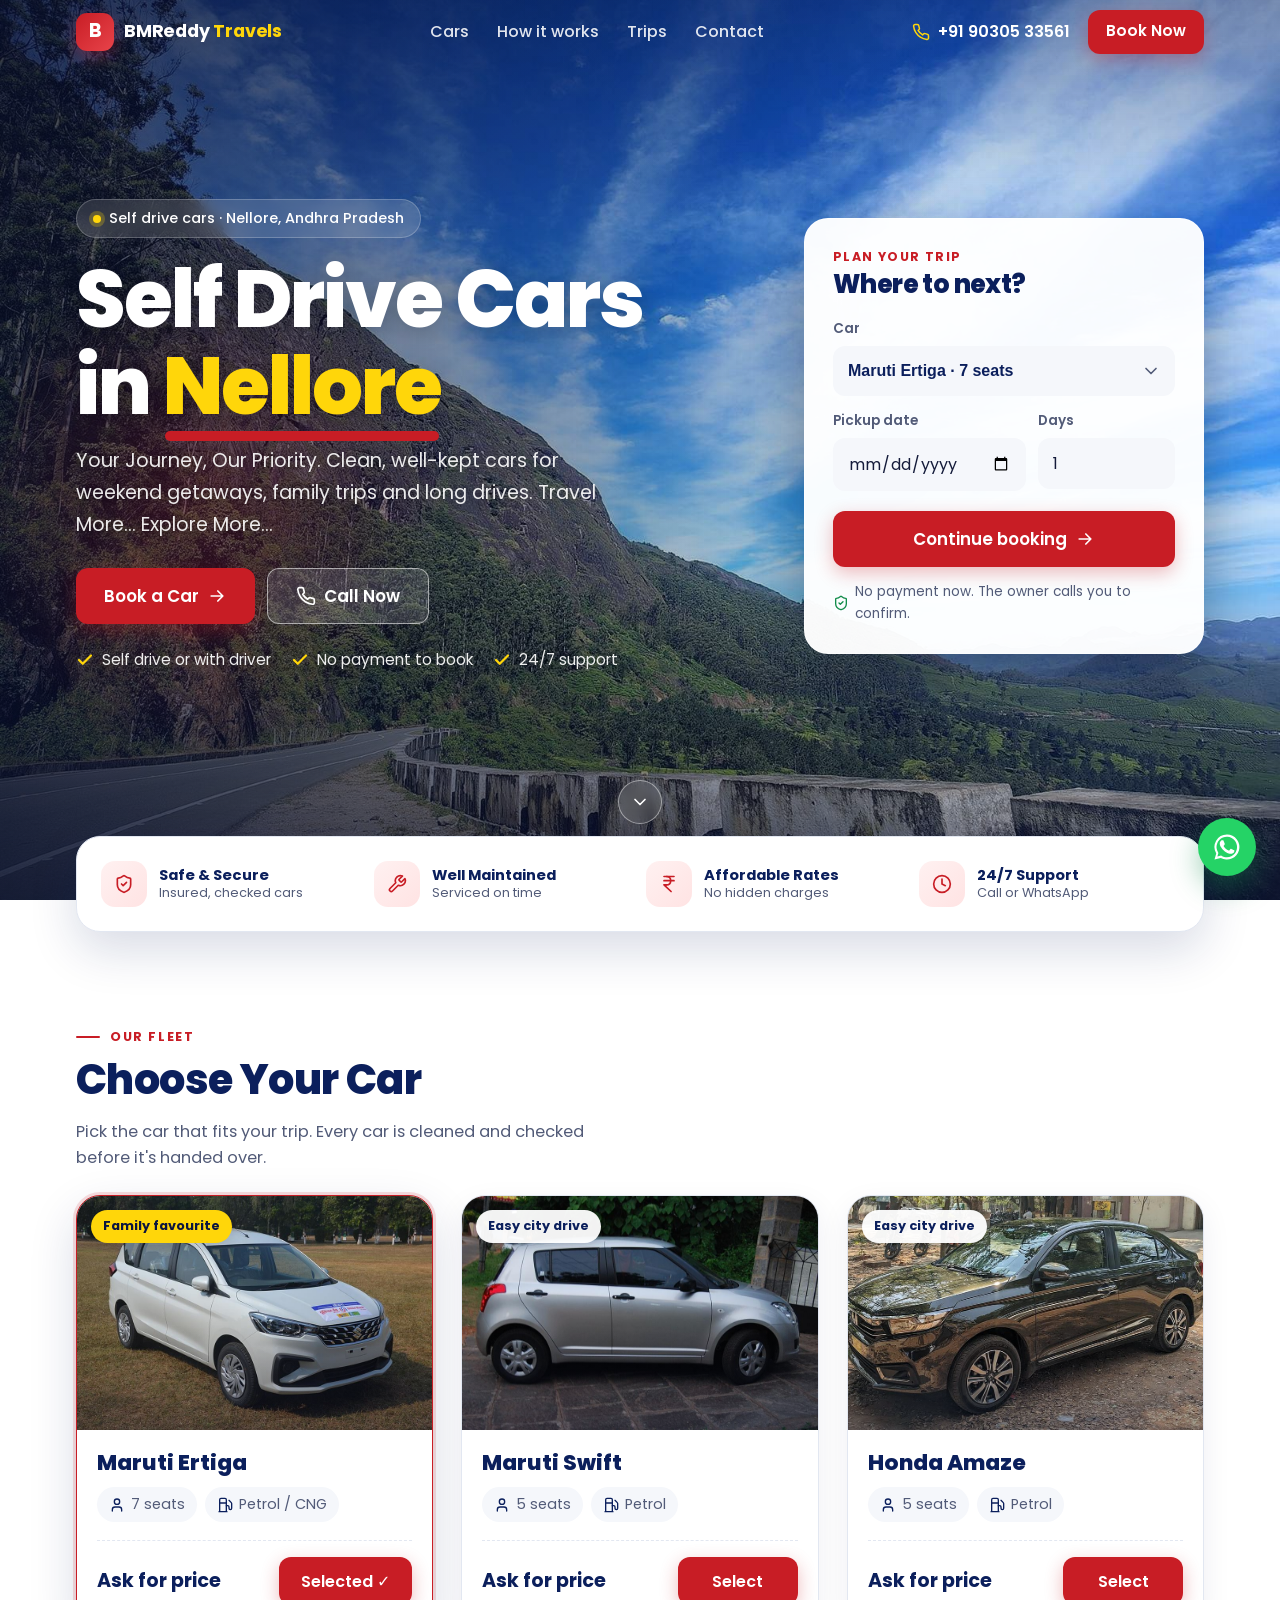
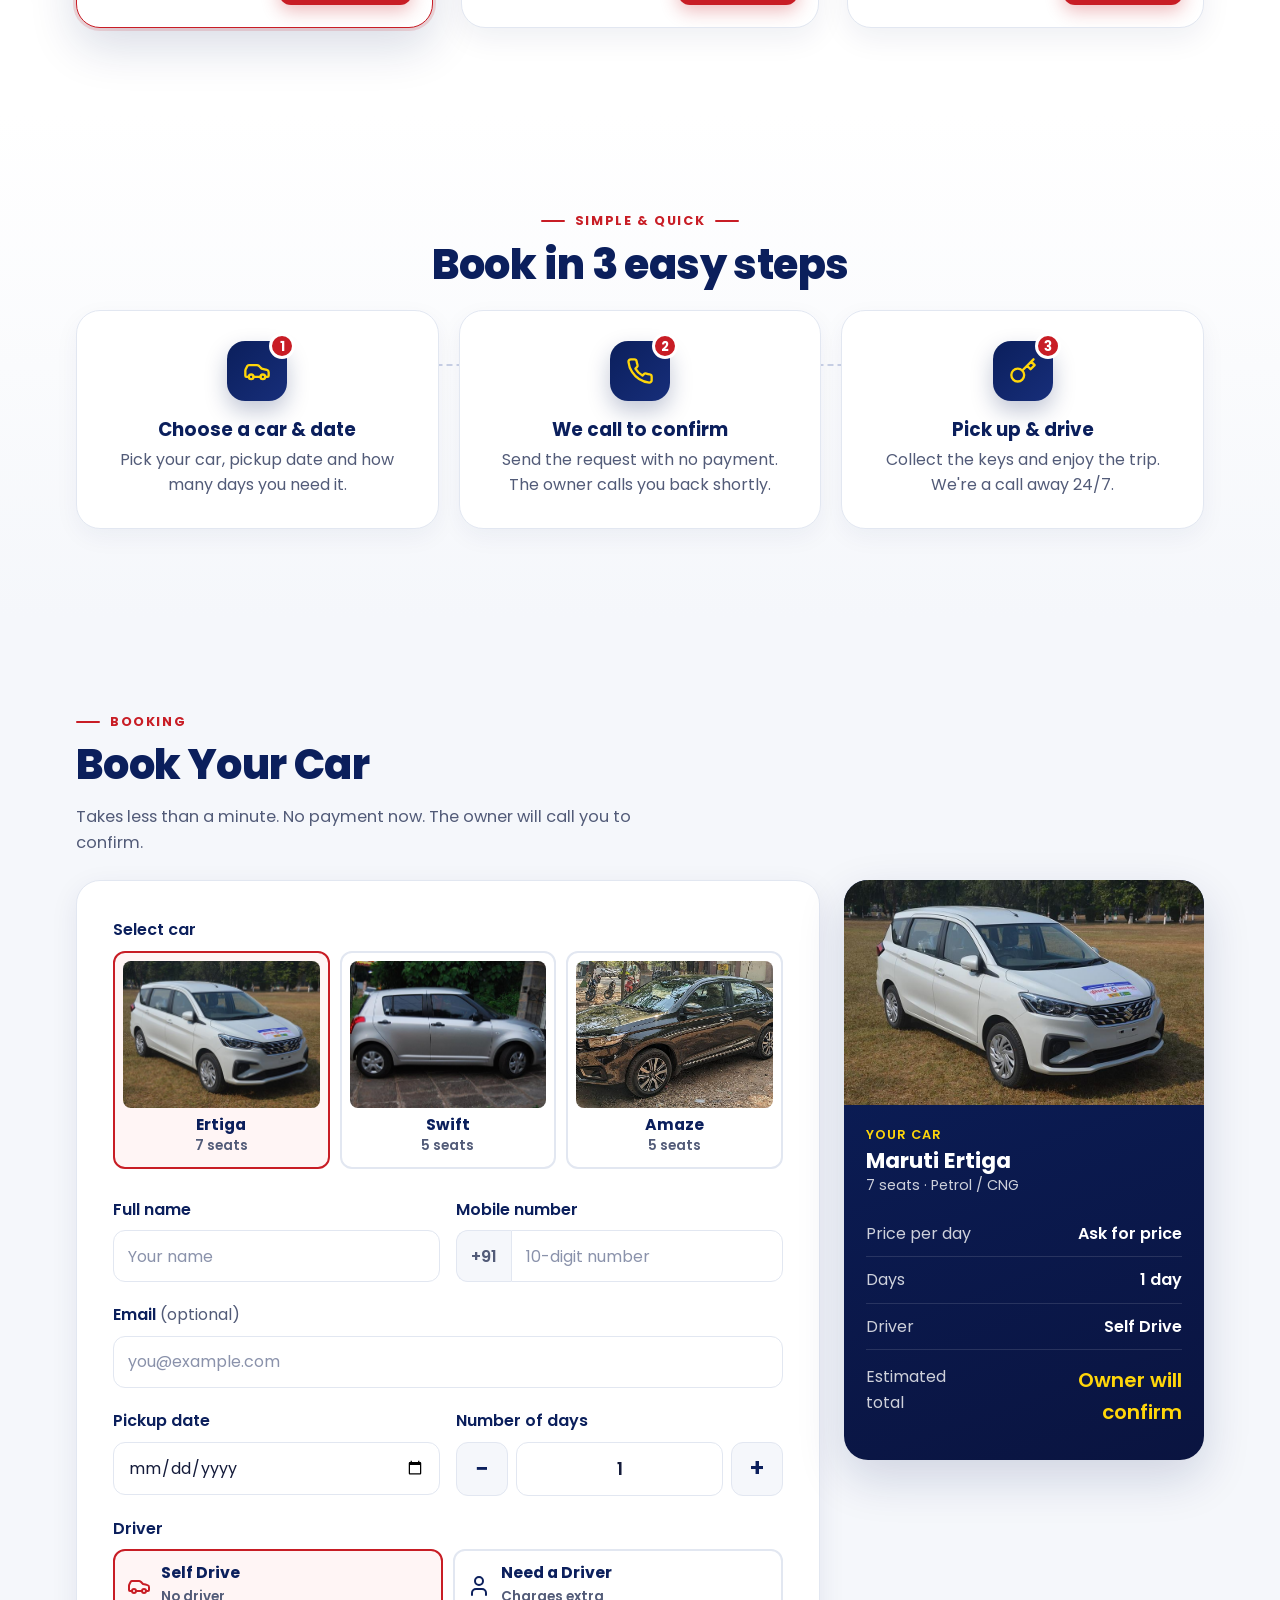
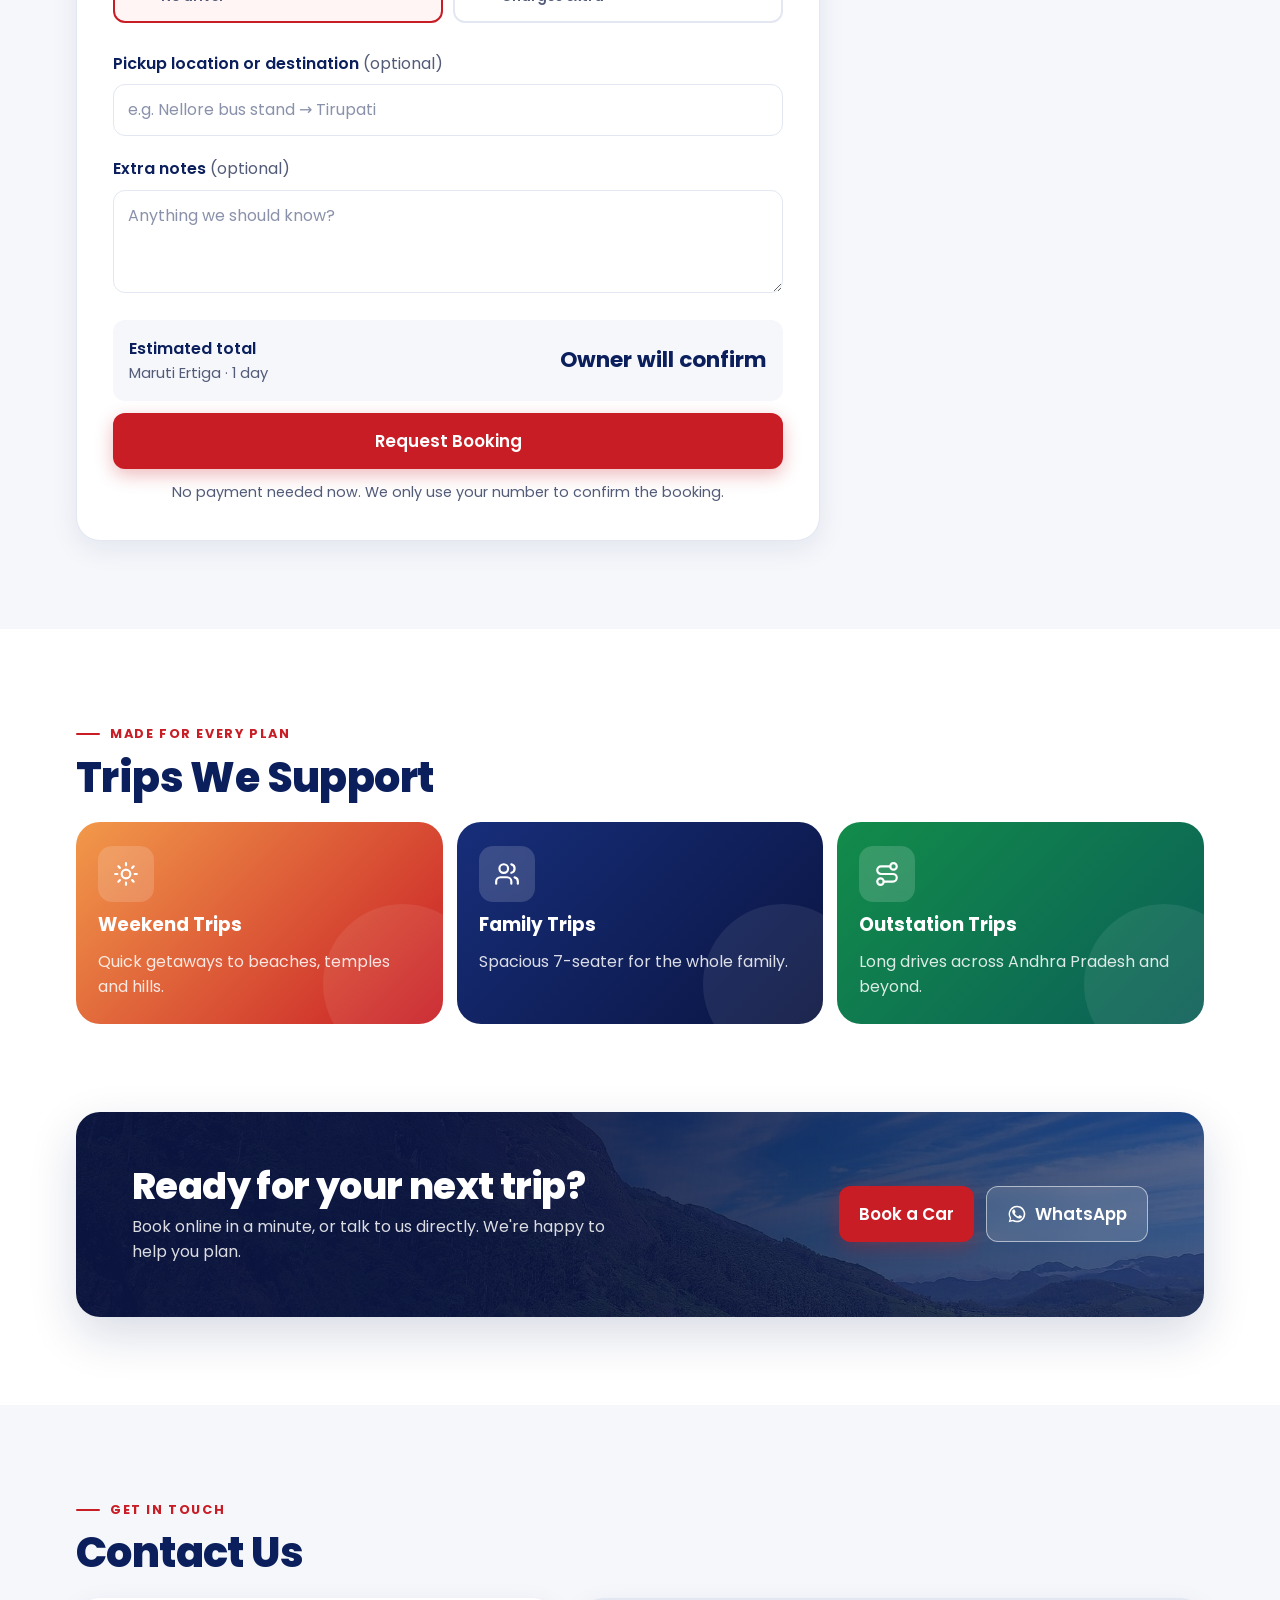
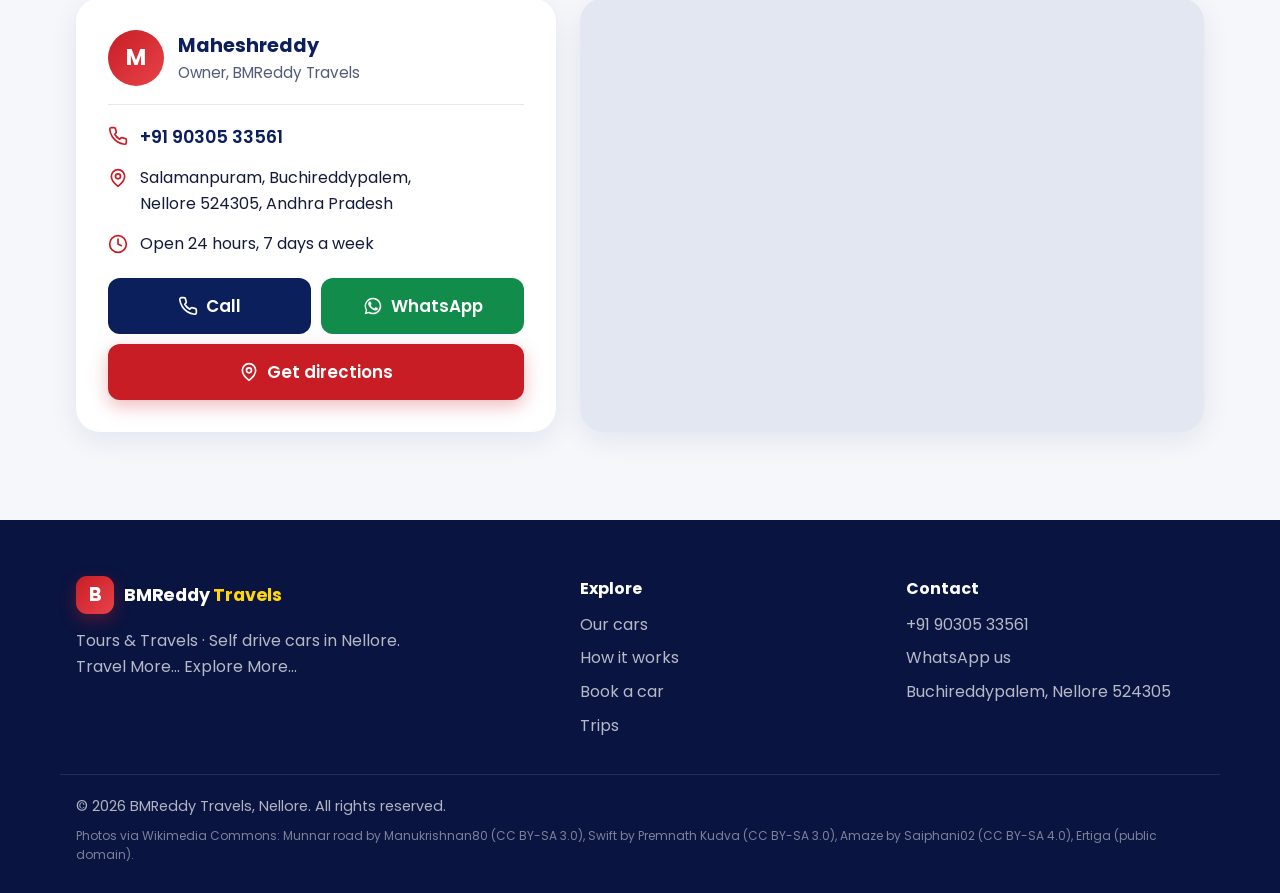
<file: index.html>
<!DOCTYPE html>
<html lang="en">
<head>
  <meta charset="UTF-8" />
  <meta name="viewport" content="width=device-width, initial-scale=1.0, viewport-fit=cover" />
  <title>BMReddy Travels – Self Drive Cars in Nellore</title>
  <meta name="description" content="Self drive car rental in Nellore, Andhra Pradesh. Maruti Ertiga, Maruti Swift and Honda Amaze. Book online in a minute. Your Journey, Our Priority." />
  <meta name="theme-color" content="#0B1F5C" />
  <link rel="preload" as="image" href="images/hero.jpg" />
  <link rel="preconnect" href="https://fonts.googleapis.com" />
  <link rel="preconnect" href="https://fonts.gstatic.com" crossorigin />
  <link href="https://fonts.googleapis.com/css2?family=Poppins:wght@400;500;600;700;800&display=swap" rel="stylesheet" />
  <link rel="stylesheet" href="style.css" />
  <link rel="stylesheet" href="home.css" />
  <script>document.documentElement.classList.add("js");</script>
</head>
<body class="home">

  <!-- Icon set (used below with <use href="#i-name">) -->
  <svg width="0" height="0" style="position:absolute" aria-hidden="true">
    <defs>
      <symbol id="i-shield" viewBox="0 0 24 24"><path d="M20 13c0 5-3.5 7.5-7.66 8.95a1 1 0 0 1-.67-.01C7.5 20.5 4 18 4 13V6a1 1 0 0 1 1-1c2 0 4.5-1.2 6.24-2.72a1.17 1.17 0 0 1 1.52 0C14.51 3.81 17 5 19 5a1 1 0 0 1 1 1z"/><path d="m9 12 2 2 4-4"/></symbol>
      <symbol id="i-wrench" viewBox="0 0 24 24"><path d="M14.7 6.3a1 1 0 0 0 0 1.4l1.6 1.6a1 1 0 0 0 1.4 0l3.77-3.77a6 6 0 0 1-7.94 7.94l-6.91 6.91a2.12 2.12 0 0 1-3-3l6.91-6.91a6 6 0 0 1 7.94-7.94l-3.76 3.76z"/></symbol>
      <symbol id="i-rupee" viewBox="0 0 24 24"><path d="M6 3h12M6 8h12M6 13l8.5 8M6 13h3"/><path d="M9 13c6.667 0 6.667-10 0-10"/></symbol>
      <symbol id="i-clock" viewBox="0 0 24 24"><circle cx="12" cy="12" r="10"/><path d="M12 6v6l4 2"/></symbol>
      <symbol id="i-phone" viewBox="0 0 24 24"><path d="M22 16.92v3a2 2 0 0 1-2.18 2 19.79 19.79 0 0 1-8.63-3.07 19.5 19.5 0 0 1-6-6 19.79 19.79 0 0 1-3.07-8.67A2 2 0 0 1 4.11 2h3a2 2 0 0 1 2 1.72c.13.96.36 1.9.7 2.81a2 2 0 0 1-.45 2.11L8.09 9.91a16 16 0 0 0 6 6l1.27-1.27a2 2 0 0 1 2.11-.45c.91.34 1.85.57 2.81.7A2 2 0 0 1 22 16.92z"/></symbol>
      <symbol id="i-user" viewBox="0 0 24 24"><path d="M19 21v-2a4 4 0 0 0-4-4H9a4 4 0 0 0-4 4v2"/><circle cx="12" cy="7" r="4"/></symbol>
      <symbol id="i-users" viewBox="0 0 24 24"><path d="M16 21v-2a4 4 0 0 0-4-4H6a4 4 0 0 0-4 4v2"/><circle cx="9" cy="7" r="4"/><path d="M22 21v-2a4 4 0 0 0-3-3.87M16 3.13a4 4 0 0 1 0 7.75"/></symbol>
      <symbol id="i-fuel" viewBox="0 0 24 24"><path d="M3 22h12M4 9h10M14 22V4a2 2 0 0 0-2-2H6a2 2 0 0 0-2 2v18"/><path d="M14 13h2a2 2 0 0 1 2 2v2a2 2 0 0 0 4 0V9.83a2 2 0 0 0-.59-1.42L18 5"/></symbol>
      <symbol id="i-calendar" viewBox="0 0 24 24"><rect x="3" y="4" width="18" height="18" rx="2"/><path d="M16 2v4M8 2v4M3 10h18"/></symbol>
      <symbol id="i-route" viewBox="0 0 24 24"><circle cx="6" cy="19" r="3"/><path d="M9 19h8.5a3.5 3.5 0 0 0 0-7h-11a3.5 3.5 0 0 1 0-7H15"/><circle cx="18" cy="5" r="3"/></symbol>
      <symbol id="i-pin" viewBox="0 0 24 24"><path d="M20 10c0 6-8 12-8 12s-8-6-8-12a8 8 0 0 1 16 0Z"/><circle cx="12" cy="10" r="3"/></symbol>
      <symbol id="i-car" viewBox="0 0 24 24"><path d="M19 17h2c.6 0 1-.4 1-1v-3c0-.9-.7-1.7-1.5-1.9C18.7 10.6 16 10 16 10s-1.3-1.4-2.2-2.3c-.5-.4-1.1-.7-1.8-.7H5c-.6 0-1.1.4-1.4.9l-1.4 2.9A3.7 3.7 0 0 0 2 12v4c0 .6.4 1 1 1h2"/><circle cx="7" cy="17" r="2"/><path d="M9 17h6"/><circle cx="17" cy="17" r="2"/></symbol>
      <symbol id="i-check" viewBox="0 0 24 24"><path d="M20 6 9 17l-5-5"/></symbol>
      <symbol id="i-alert" viewBox="0 0 24 24"><circle cx="12" cy="12" r="10"/><path d="M12 8v4M12 16h.01"/></symbol>
      <symbol id="i-arrow" viewBox="0 0 24 24"><path d="M5 12h14M13 6l6 6-6 6"/></symbol>
      <symbol id="i-down" viewBox="0 0 24 24"><path d="m6 9 6 6 6-6"/></symbol>
      <symbol id="i-key" viewBox="0 0 24 24"><circle cx="7.5" cy="15.5" r="5.5"/><path d="m21 2-9.6 9.6M15.5 7.5l3 3L22 7l-3-3"/></symbol>
      <symbol id="i-sun" viewBox="0 0 24 24"><circle cx="12" cy="12" r="4"/><path d="M12 2v2M12 20v2M4.93 4.93l1.41 1.41M17.66 17.66l1.41 1.41M2 12h2M20 12h2M6.34 17.66l-1.41 1.41M19.07 4.93l-1.41 1.41"/></symbol>
      <symbol id="i-whatsapp" viewBox="0 0 24 24"><path stroke="none" fill="currentColor" d="M17.5 14.4c-.3-.1-1.7-.8-2-.9-.3-.1-.5-.1-.7.1-.2.3-.8.9-.9 1.1-.2.2-.3.2-.6.1-.3-.1-1.2-.5-2.3-1.4-.9-.8-1.4-1.7-1.6-2-.2-.3 0-.5.1-.6l.4-.5c.2-.2.2-.3.3-.5.1-.2 0-.4 0-.5l-.9-2.2c-.2-.6-.5-.5-.7-.5h-.6c-.2 0-.5.1-.8.4-.3.3-1 1-1 2.4s1 2.8 1.2 3c.1.2 2 3.1 4.9 4.3 2.4 1 2.9.8 3.4.7.5-.1 1.7-.7 2-1.4.2-.7.2-1.2.2-1.4-.1-.1-.3-.2-.6-.3zM12 2a10 10 0 0 0-8.6 15.1L2 22l5-1.3A10 10 0 1 0 12 2zm0 18.2c-1.6 0-3.1-.4-4.4-1.2l-.3-.2-3 .8.8-2.9-.2-.3A8.2 8.2 0 1 1 12 20.2z"/></symbol>
    </defs>
  </svg>

  <!-- ============ TOP BAR ============ -->
  <header class="topbar">
    <div class="container topbar-inner">
      <a href="#top" class="logo" aria-label="BMReddy Travels home">
        <span class="logo-mark" aria-hidden="true">B</span>
        <span class="logo-text">BMReddy <span>Travels</span></span>
      </a>
      <nav class="nav" aria-label="Main">
        <a href="#cars">Cars</a>
        <a href="#how">How it works</a>
        <a href="#trips">Trips</a>
        <a href="#contact">Contact</a>
      </nav>
      <div class="topbar-actions">
        <a href="tel:+919030533561" class="top-phone" data-call>
          <svg class="icon" aria-hidden="true"><use href="#i-phone"/></svg><span data-phone-text>+91 90305 33561</span>
        </a>
        <a href="#booking" class="btn btn-red btn-sm">Book Now</a>
      </div>
    </div>
  </header>

  <main id="top">

    <!-- ============ HERO ============ -->
    <section class="hero">
      <div class="hero-bg" aria-hidden="true"></div>
      <div class="container hero-inner">

        <div class="hero-text">
          <p class="hero-chip"><span class="dot" aria-hidden="true"></span> Self drive cars · Nellore, Andhra Pradesh</p>
          <h1>Self Drive Cars in <span class="hl">Nellore</span></h1>
          <p class="hero-sub">Your Journey, Our Priority. Clean, well-kept cars for weekend getaways, family trips and long drives. Travel More... Explore More...</p>
          <div class="hero-actions">
            <a href="#booking" class="btn btn-red btn-lg">Book a Car <svg class="icon" aria-hidden="true"><use href="#i-arrow"/></svg></a>
            <a href="tel:+919030533561" class="btn btn-glass btn-lg" data-call>
              <svg class="icon" aria-hidden="true"><use href="#i-phone"/></svg> Call Now
            </a>
          </div>
          <ul class="hero-points">
            <li><svg class="icon" aria-hidden="true"><use href="#i-check"/></svg>Self drive or with driver</li>
            <li><svg class="icon" aria-hidden="true"><use href="#i-check"/></svg>No payment to book</li>
            <li><svg class="icon" aria-hidden="true"><use href="#i-check"/></svg>24/7 support</li>
          </ul>
        </div>

        <!-- Quick booking card (desktop): fills the main form below -->
        <form class="quick" id="quick" aria-labelledby="quick-title">
          <p class="quick-label">Plan your trip</p>
          <h2 id="quick-title">Where to next?</h2>
          <div class="quick-field">
            <label for="qb-car">Car</label>
            <div class="select-wrap">
              <select id="qb-car"></select>
              <svg class="icon" aria-hidden="true"><use href="#i-down"/></svg>
            </div>
          </div>
          <div class="quick-row">
            <div class="quick-field">
              <label for="qb-date">Pickup date</label>
              <input id="qb-date" type="date" />
            </div>
            <div class="quick-field">
              <label for="qb-days">Days</label>
              <input id="qb-days" type="number" inputmode="numeric" min="1" max="60" value="1" />
            </div>
          </div>
          <button type="submit" class="btn btn-red btn-lg btn-block">Continue booking <svg class="icon" aria-hidden="true"><use href="#i-arrow"/></svg></button>
          <p class="quick-foot"><svg class="icon" aria-hidden="true"><use href="#i-shield"/></svg>No payment now. The owner calls you to confirm.</p>
        </form>

      </div>
      <a href="#cars" class="scroll-cue" aria-label="Scroll to cars"><svg class="icon" aria-hidden="true"><use href="#i-down"/></svg></a>
    </section>

    <!-- ============ TRUST STRIP ============ -->
    <section class="container trust-wrap" aria-label="Why choose us">
      <ul class="trust">
        <li><span class="trust-icon"><svg class="icon" aria-hidden="true"><use href="#i-shield"/></svg></span><span><strong>Safe &amp; Secure</strong><small>Insured, checked cars</small></span></li>
        <li><span class="trust-icon"><svg class="icon" aria-hidden="true"><use href="#i-wrench"/></svg></span><span><strong>Well Maintained</strong><small>Serviced on time</small></span></li>
        <li><span class="trust-icon"><svg class="icon" aria-hidden="true"><use href="#i-rupee"/></svg></span><span><strong>Affordable Rates</strong><small>No hidden charges</small></span></li>
        <li><span class="trust-icon"><svg class="icon" aria-hidden="true"><use href="#i-clock"/></svg></span><span><strong>24/7 Support</strong><small>Call or WhatsApp</small></span></li>
      </ul>
    </section>

    <!-- ============ CHOOSE YOUR CAR ============ -->
    <!-- Cars are filled in automatically from CONFIG.cars in script.js -->
    <section id="cars" class="section">
      <div class="container">
        <div class="section-head">
          <div>
            <p class="eyebrow">Our fleet</p>
            <h2>Choose Your Car</h2>
          </div>
          <p class="swipe-hint" aria-hidden="true">Swipe →</p>
        </div>
        <p class="section-sub">Pick the car that fits your trip. Every car is cleaned and checked before it's handed over.</p>
        <div class="car-track" id="car-track"></div>
      </div>
    </section>

    <!-- ============ HOW IT WORKS ============ -->
    <section id="how" class="section section-how">
      <div class="container">
        <div class="section-head center">
          <div>
            <p class="eyebrow">Simple &amp; quick</p>
            <h2>Book in 3 easy steps</h2>
          </div>
        </div>
        <ol class="steps">
          <li class="step">
            <span class="step-icon"><svg class="icon" aria-hidden="true"><use href="#i-car"/></svg><span class="step-num">1</span></span>
            <h3>Choose a car &amp; date</h3>
            <p>Pick your car, pickup date and how many days you need it.</p>
          </li>
          <li class="step">
            <span class="step-icon"><svg class="icon" aria-hidden="true"><use href="#i-phone"/></svg><span class="step-num">2</span></span>
            <h3>We call to confirm</h3>
            <p>Send the request with no payment. The owner calls you back shortly.</p>
          </li>
          <li class="step">
            <span class="step-icon"><svg class="icon" aria-hidden="true"><use href="#i-key"/></svg><span class="step-num">3</span></span>
            <h3>Pick up &amp; drive</h3>
            <p>Collect the keys and enjoy the trip. We're a call away 24/7.</p>
          </li>
        </ol>
      </div>
    </section>

    <!-- ============ BOOKING ============ -->
    <section id="booking" class="section section-grey">
      <div class="container">
        <div class="section-head">
          <div>
            <p class="eyebrow">Booking</p>
            <h2>Book Your Car</h2>
          </div>
        </div>
        <p class="section-sub">Takes less than a minute. No payment now. The owner will call you to confirm.</p>

        <div class="booking-grid">

          <!-- Summary (top on mobile, side on desktop) -->
          <aside class="summary" aria-label="Booking summary">
            <img id="sum-img" src="images/ertiga.jpg" alt="" width="900" height="563" />
            <div class="summary-body">
              <p class="summary-label">Your car</p>
              <h3 id="sum-name">Maruti Ertiga</h3>
              <p class="summary-specs" id="sum-specs"></p>
              <dl class="summary-rows">
                <div><dt>Price per day</dt><dd id="sum-price"></dd></div>
                <div><dt>Days</dt><dd id="sum-days">1</dd></div>
                <div><dt>Driver</dt><dd id="sum-driver">Self Drive</dd></div>
                <div class="summary-total"><dt>Estimated total</dt><dd id="sum-total"></dd></div>
              </dl>
              <p class="driver-note" id="sum-note" hidden>Driver charges extra, owner will confirm.</p>
            </div>
          </aside>

          <!-- Form card -->
          <div class="form-card">
            <form id="booking-form" novalidate>

              <fieldset class="field">
                <legend>Select car</legend>
                <div class="car-tiles" id="car-tiles"></div>
              </fieldset>

              <div class="field-row">
                <div class="field" data-field="name">
                  <label for="f-name">Full name</label>
                  <input id="f-name" name="name" type="text" autocomplete="name" maxlength="80" placeholder="Your name" aria-describedby="err-name" required />
                  <p class="error" id="err-name" aria-live="polite"></p>
                </div>

                <div class="field" data-field="mobile">
                  <label for="f-mobile">Mobile number</label>
                  <div class="input-prefix">
                    <span aria-hidden="true">+91</span>
                    <input id="f-mobile" name="mobile" type="tel" inputmode="numeric" autocomplete="tel-national" maxlength="10" placeholder="10-digit number" aria-describedby="err-mobile" required />
                  </div>
                  <p class="error" id="err-mobile" aria-live="polite"></p>
                </div>
              </div>

              <div class="field" data-field="email">
                <label for="f-email">Email <span class="optional">(optional)</span></label>
                <input id="f-email" name="email" type="email" inputmode="email" autocomplete="email" maxlength="120" placeholder="you@example.com" aria-describedby="err-email" />
                <p class="error" id="err-email" aria-live="polite"></p>
              </div>

              <div class="field-row">
                <div class="field" data-field="date">
                  <label for="f-date">Pickup date</label>
                  <input id="f-date" name="date" type="date" aria-describedby="err-date" required />
                  <p class="error" id="err-date" aria-live="polite"></p>
                </div>

                <div class="field" data-field="days">
                  <label for="f-days">Number of days</label>
                  <div class="stepper">
                    <button type="button" class="step-btn" data-step="-1" aria-label="One day less">−</button>
                    <input id="f-days" name="days" type="number" inputmode="numeric" min="1" max="60" value="1" aria-describedby="err-days" />
                    <button type="button" class="step-btn" data-step="1" aria-label="One day more">+</button>
                  </div>
                  <p class="error" id="err-days" aria-live="polite"></p>
                </div>
              </div>

              <fieldset class="field">
                <legend>Driver</legend>
                <div class="choice-row">
                  <label class="choice">
                    <input type="radio" name="driver" value="Self Drive" checked />
                    <span class="choice-tile">
                      <svg class="icon" aria-hidden="true"><use href="#i-car"/></svg>
                      <span><strong>Self Drive</strong><small>No driver</small></span>
                    </span>
                  </label>
                  <label class="choice">
                    <input type="radio" name="driver" value="Need Driver" />
                    <span class="choice-tile">
                      <svg class="icon" aria-hidden="true"><use href="#i-user"/></svg>
                      <span><strong>Need a Driver</strong><small>Charges extra</small></span>
                    </span>
                  </label>
                </div>
              </fieldset>

              <div class="field">
                <label for="f-location">Pickup location or destination <span class="optional">(optional)</span></label>
                <input id="f-location" name="location" type="text" maxlength="200" placeholder="e.g. Nellore bus stand → Tirupati" />
              </div>

              <div class="field">
                <label for="f-notes">Extra notes <span class="optional">(optional)</span></label>
                <textarea id="f-notes" name="notes" rows="3" maxlength="1000" placeholder="Anything we should know?"></textarea>
              </div>

              <div class="estimate" aria-live="polite">
                <div>
                  <p class="estimate-label">Estimated total</p>
                  <p class="estimate-calc" id="est-calc"></p>
                </div>
                <p class="estimate-total" id="est-total"></p>
              </div>
              <p class="driver-note" id="est-note" hidden>Driver charges extra, owner will confirm.</p>

              <!-- Spam trap: hidden from people, bots fill it in -->
              <input type="text" id="f-honey" name="_honey" tabindex="-1" autocomplete="off" aria-hidden="true" class="honey" />

              <p class="submit-error" id="submit-error" role="alert" hidden></p>
              <button type="submit" class="btn btn-red btn-lg btn-block" id="submit-btn">Request Booking</button>
              <p class="form-foot">No payment needed now. We only use your number to confirm the booking.</p>
            </form>

            <!-- Shown after submitting -->
            <div class="success" id="success" hidden>
              <div class="success-icon"><svg class="icon" aria-hidden="true"><use href="#i-check"/></svg></div>
              <h3 id="success-title" tabindex="-1">Thank you!</h3>
              <p id="success-text">Maheshreddy will call you shortly to confirm.</p>
              <div class="success-summary" id="success-summary"></div>
              <a href="#" class="btn btn-green btn-lg btn-block" id="success-wa" target="_blank" rel="noopener">
                <svg class="icon" aria-hidden="true"><use href="#i-whatsapp"/></svg> Send on WhatsApp
              </a>
              <p class="form-foot">Optional: also send your booking details to us on WhatsApp.</p>
              <button type="button" class="btn btn-ghost btn-block" id="new-booking">Make another booking</button>
            </div>
          </div>

        </div>
      </div>
    </section>

    <!-- ============ TRIPS ============ -->
    <section id="trips" class="section">
      <div class="container">
        <div class="section-head">
          <div>
            <p class="eyebrow">Made for every plan</p>
            <h2>Trips We Support</h2>
          </div>
        </div>
        <div class="trips">
          <div class="trip trip-1">
            <span class="trip-icon"><svg class="icon" aria-hidden="true"><use href="#i-sun"/></svg></span>
            <h3>Weekend Trips</h3>
            <p>Quick getaways to beaches, temples and hills.</p>
          </div>
          <div class="trip trip-2">
            <span class="trip-icon"><svg class="icon" aria-hidden="true"><use href="#i-users"/></svg></span>
            <h3>Family Trips</h3>
            <p>Spacious 7-seater for the whole family.</p>
          </div>
          <div class="trip trip-3">
            <span class="trip-icon"><svg class="icon" aria-hidden="true"><use href="#i-route"/></svg></span>
            <h3>Outstation Trips</h3>
            <p>Long drives across Andhra Pradesh and beyond.</p>
          </div>
        </div>
      </div>
    </section>

    <!-- ============ CALL TO ACTION ============ -->
    <section class="container cta-wrap" aria-label="Book now">
      <div class="cta">
        <div>
          <h2>Ready for your next trip?</h2>
          <p>Book online in a minute, or talk to us directly. We're happy to help you plan.</p>
        </div>
        <div class="cta-actions">
          <a href="#booking" class="btn btn-red btn-lg">Book a Car</a>
          <a href="https://wa.me/919030533561" class="btn btn-glass btn-lg" data-whatsapp target="_blank" rel="noopener">
            <svg class="icon" aria-hidden="true"><use href="#i-whatsapp"/></svg> WhatsApp
          </a>
        </div>
      </div>
    </section>

    <!-- ============ CONTACT ============ -->
    <section id="contact" class="section section-grey">
      <div class="container">
        <div class="section-head">
          <div>
            <p class="eyebrow">Get in touch</p>
            <h2>Contact Us</h2>
          </div>
        </div>
        <div class="contact-grid">
          <div class="contact-card">
            <div class="owner">
              <span class="owner-avatar" aria-hidden="true">M</span>
              <div>
                <p class="owner-name" data-owner>Maheshreddy</p>
                <p class="owner-role">Owner, BMReddy Travels</p>
              </div>
            </div>
            <ul class="contact-list">
              <li>
                <svg class="icon" aria-hidden="true"><use href="#i-phone"/></svg>
                <a href="tel:+919030533561" data-call data-phone-text>+91 90305 33561</a>
              </li>
              <li>
                <svg class="icon" aria-hidden="true"><use href="#i-pin"/></svg>
                <span>Salamanpuram, Buchireddypalem,<br />Nellore 524305, Andhra Pradesh</span>
              </li>
              <li>
                <svg class="icon" aria-hidden="true"><use href="#i-clock"/></svg>
                <span>Open 24 hours, 7 days a week</span>
              </li>
            </ul>
            <div class="contact-actions">
              <a href="tel:+919030533561" class="btn btn-navy btn-lg" data-call>
                <svg class="icon" aria-hidden="true"><use href="#i-phone"/></svg> Call
              </a>
              <a href="https://wa.me/919030533561" class="btn btn-green btn-lg" data-whatsapp target="_blank" rel="noopener">
                <svg class="icon" aria-hidden="true"><use href="#i-whatsapp"/></svg> WhatsApp
              </a>
            </div>
            <a href="https://www.google.com/maps/search/?api=1&amp;query=Salamanpuram%2C%20Buchireddypalem%2C%20Nellore%20524305" class="btn btn-red btn-lg btn-block directions" data-directions target="_blank" rel="noopener">
              <svg class="icon" aria-hidden="true"><use href="#i-pin"/></svg> Get directions
            </a>
          </div>
          <div class="map">
            <!-- The pin comes from mapLocation in config.js -->
            <iframe id="map-frame"
              title="Map showing BMReddy Travels in Buchireddypalem, Nellore"
              src="https://maps.google.com/maps?q=Salamanpuram%2C%20Buchireddypalem%2C%20Nellore%20524305%2C%20Andhra%20Pradesh&z=14&output=embed"
              loading="lazy"
              referrerpolicy="no-referrer-when-downgrade"></iframe>
          </div>
        </div>
      </div>
    </section>

  </main>

  <!-- ============ FOOTER ============ -->
  <footer class="footer">
    <div class="container footer-grid">
      <div class="footer-brand">
        <a href="#top" class="logo" aria-label="BMReddy Travels home">
          <span class="logo-mark" aria-hidden="true">B</span>
          <span class="logo-text">BMReddy <span>Travels</span></span>
        </a>
        <p>Tours &amp; Travels · Self drive cars in Nellore.<br />Travel More... Explore More...</p>
      </div>
      <div>
        <p class="footer-title">Explore</p>
        <ul class="footer-links">
          <li><a href="#cars">Our cars</a></li>
          <li><a href="#how">How it works</a></li>
          <li><a href="#booking">Book a car</a></li>
          <li><a href="#trips">Trips</a></li>
        </ul>
      </div>
      <div>
        <p class="footer-title">Contact</p>
        <ul class="footer-links">
          <li><a href="tel:+919030533561" data-call data-phone-text>+91 90305 33561</a></li>
          <li><a href="https://wa.me/919030533561" data-whatsapp target="_blank" rel="noopener">WhatsApp us</a></li>
          <li>Buchireddypalem, Nellore 524305</li>
        </ul>
      </div>
    </div>
    <div class="container footer-bottom">
      <p class="footer-copy">© <span id="year">2026</span> BMReddy Travels, Nellore. All rights reserved.</p>
      <!-- Remove the photo credits if you replace these photos with your own -->
      <p class="credits">Photos via Wikimedia Commons: Munnar road by Manukrishnan80 (CC BY-SA 3.0), Swift by Premnath Kudva (CC BY-SA 3.0), Amaze by Saiphani02 (CC BY-SA 4.0), Ertiga (public domain).</p>
    </div>
  </footer>

  <!-- Floating WhatsApp (desktop) -->
  <a href="https://wa.me/919030533561" class="wa-float" data-whatsapp target="_blank" rel="noopener" aria-label="Chat on WhatsApp">
    <svg class="icon" aria-hidden="true"><use href="#i-whatsapp"/></svg>
  </a>

  <!-- ============ MOBILE BOTTOM BAR ============ -->
  <nav class="mobile-bar" aria-label="Quick contact">
    <a href="tel:+919030533561" class="btn btn-navy" data-call>
      <svg class="icon" aria-hidden="true"><use href="#i-phone"/></svg> Call
    </a>
    <a href="https://wa.me/919030533561" class="btn btn-green" data-whatsapp target="_blank" rel="noopener">
      <svg class="icon" aria-hidden="true"><use href="#i-whatsapp"/></svg> WhatsApp
    </a>
  </nav>

  <script src="config.js"></script>
  <script src="script.js"></script>
</body>
</html>
</file>
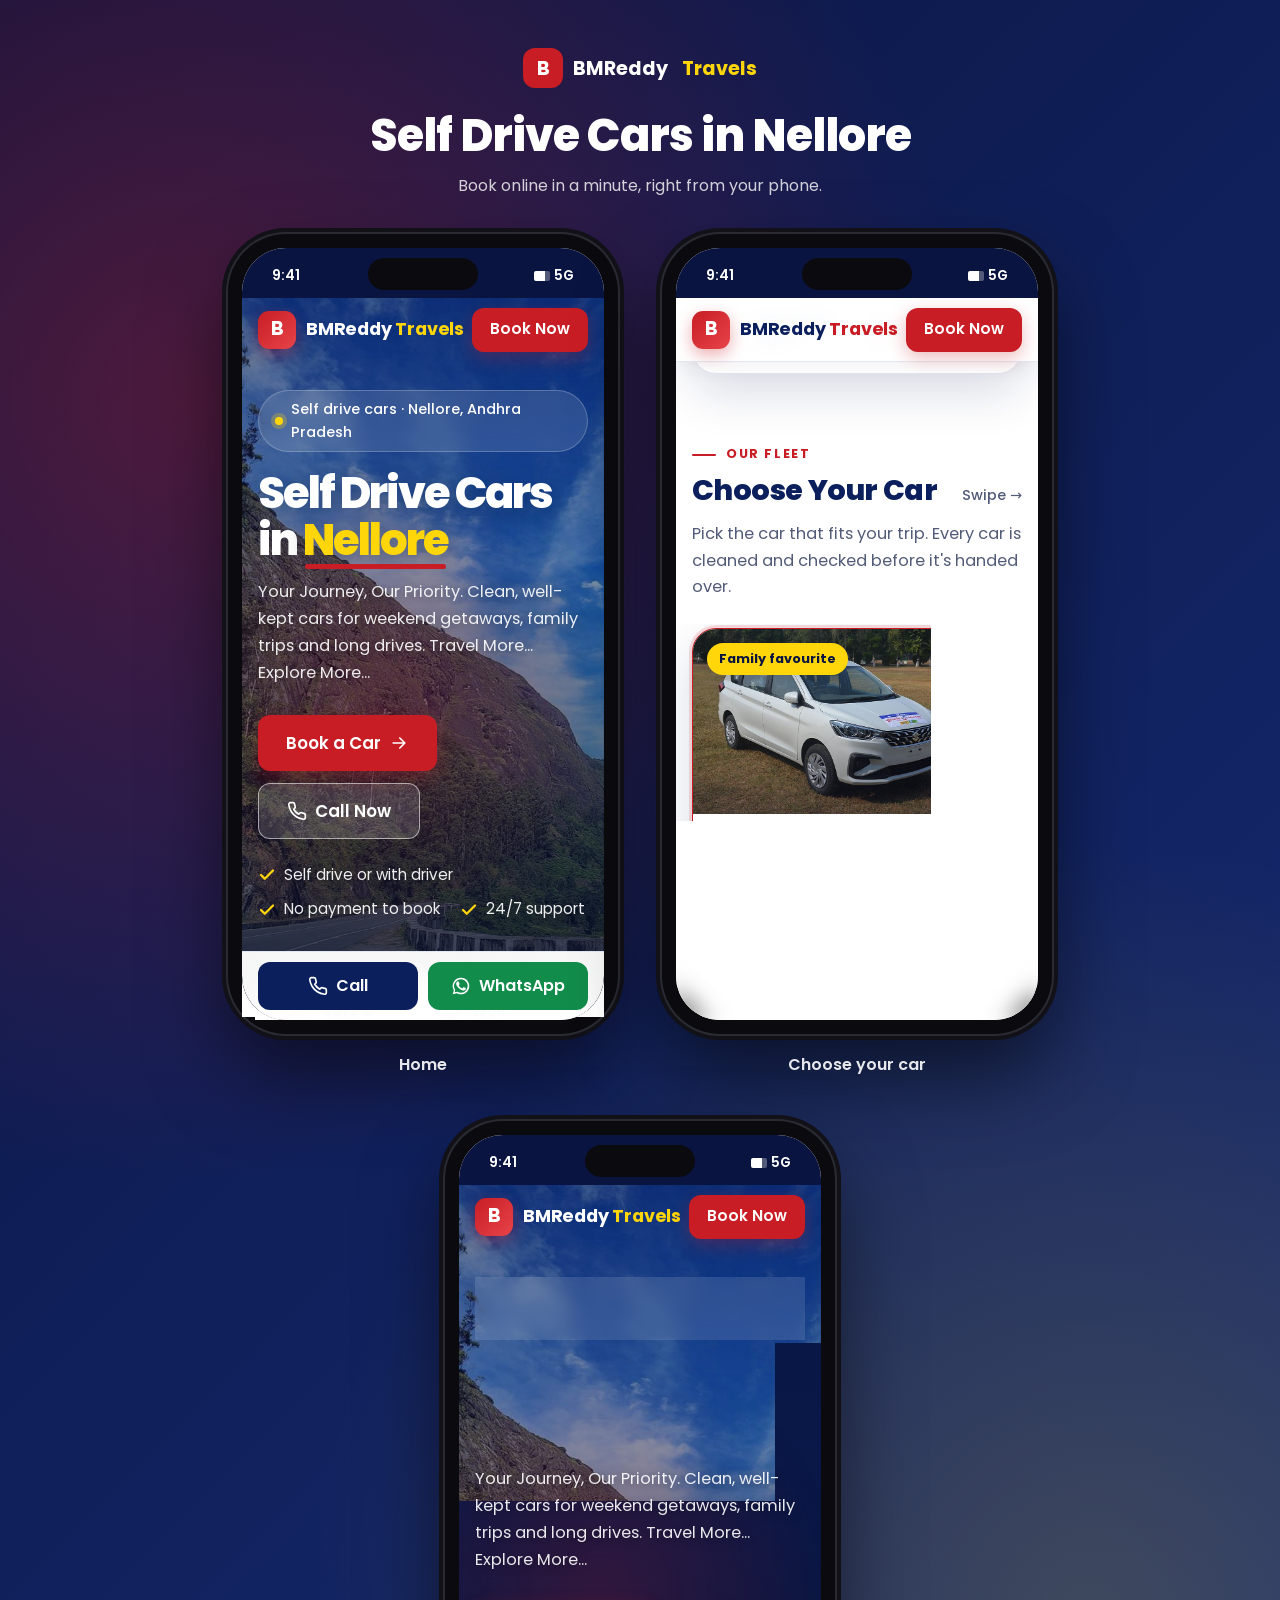
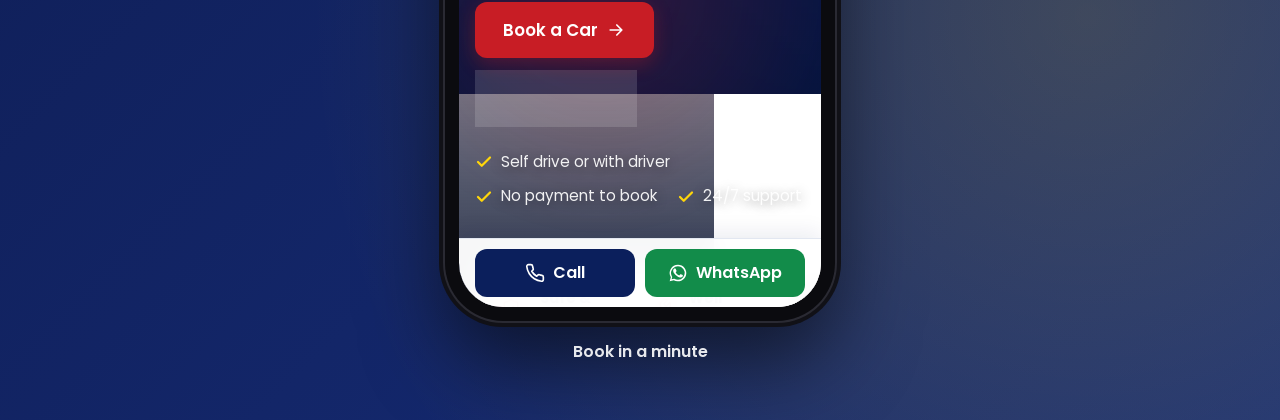
<file: mobile-preview.html>
<!DOCTYPE html>
<html lang="en">
<head>
  <meta charset="UTF-8" />
  <meta name="viewport" content="width=device-width, initial-scale=1.0" />
  <title>BMReddy Travels – Mobile Preview</title>
  <link href="https://fonts.googleapis.com/css2?family=Poppins:wght@500;700;800&display=swap" rel="stylesheet" />
  <style>
    * { box-sizing: border-box; margin: 0; padding: 0; }
    body {
      min-height: 100vh;
      font-family: "Poppins", system-ui, sans-serif;
      color: #fff;
      background:
        radial-gradient(circle at 15% 20%, rgba(200, 29, 37, 0.35), transparent 40%),
        radial-gradient(circle at 85% 80%, rgba(255, 214, 10, 0.18), transparent 40%),
        linear-gradient(135deg, #0A1440, #172E7A);
      display: flex;
      flex-direction: column;
      align-items: center;
      padding: 48px 16px 56px;
    }
    header { text-align: center; margin-bottom: 36px; }
    .brand { display: inline-flex; align-items: center; gap: 10px; font-weight: 700; font-size: 1.2rem; }
    .brand b { width: 40px; height: 40px; display: grid; place-items: center; border-radius: 12px; background: #C81D25; }
    .brand span { color: #FFD60A; }
    h1 { font-size: clamp(1.8rem, 4vw, 2.8rem); font-weight: 800; letter-spacing: -1px; margin-top: 14px; }
    header p { opacity: 0.8; margin-top: 4px; }

    .phones { display: flex; flex-wrap: wrap; justify-content: center; gap: 44px; }
    .phone-wrap { text-align: center; }
    .phone {
      position: relative;
      width: 390px;
      height: 800px;
      padding: 14px;
      border-radius: 58px;
      background: #0b0b0f;
      box-shadow:
        0 0 0 2px #2a2a33,
        0 0 0 6px #111117,
        0 40px 80px rgba(0, 0, 0, 0.55);
    }
    .phone::before {               /* camera notch */
      content: "";
      position: absolute;
      top: 24px; left: 50%;
      width: 110px; height: 32px;
      margin-left: -55px;
      border-radius: 20px;
      background: #0b0b0f;
      z-index: 3;
    }
    .screen {
      width: 100%; height: 100%;
      border-radius: 44px;
      overflow: hidden;
      background: #fff;
    }
    .screen { display: flex; flex-direction: column; }
    .status {                       /* phone status bar, so the notch doesn't cover the site */
      flex: 0 0 50px;
      display: flex;
      align-items: center;
      justify-content: space-between;
      padding: 6px 30px 0;
      background: #0A1440;
      font-size: 0.85rem;
      font-weight: 600;
    }
    .status i { display: inline-flex; gap: 4px; align-items: center; font-style: normal; }
    .status i::before { content: ""; width: 16px; height: 10px; border-radius: 2px; background: linear-gradient(90deg, #fff 70%, rgba(255,255,255,.3) 70%); }
    .screen iframe { width: 362px; flex: 1; border: 0; display: block; }
    .label { margin-top: 18px; font-weight: 600; opacity: 0.9; }
  </style>
</head>
<body>
  <header>
    <div class="brand"><b>B</b>BMReddy&nbsp;<span>Travels</span></div>
    <h1>Self Drive Cars in Nellore</h1>
    <p>Book online in a minute, right from your phone.</p>
  </header>

  <div class="phones">
    <div class="phone-wrap">
      <div class="phone"><div class="screen"><div class="status"><span>9:41</span><i>5G</i></div><iframe src="index.html" title="Home screen"></iframe></div></div>
      <p class="label">Home</p>
    </div>
    <div class="phone-wrap">
      <div class="phone"><div class="screen"><div class="status"><span>9:41</span><i>5G</i></div><iframe src="index.html#cars" title="Cars"></iframe></div></div>
      <p class="label">Choose your car</p>
    </div>
    <div class="phone-wrap">
      <div class="phone"><div class="screen"><div class="status"><span>9:41</span><i>5G</i></div><iframe src="index.html#booking" title="Booking"></iframe></div></div>
      <p class="label">Book in a minute</p>
    </div>
  </div>
</body>
</html>
</file>
<file: style.css>
/* =========================================================
   Design tokens — change colors here
   ========================================================= */
:root {
  --navy: #0B1F5C;
  --navy-2: #172E7A;
  --red: #C81D25;
  --red-dark: #A3161D;
  --yellow: #FFD60A;
  --green: #128C4A;        /* darker WhatsApp green for readable white text */
  --white: #FFFFFF;
  --grey: #F5F7FB;
  --line: #E2E7F1;
  --text: #141B3A;
  --muted: #525B78;
  --radius: 16px;
  --radius-sm: 12px;
  --shadow: 0 8px 28px rgba(11, 31, 92, 0.08);
  --shadow-lg: 0 18px 48px rgba(11, 31, 92, 0.16);
  --topbar-h: 64px;
}

* { box-sizing: border-box; margin: 0; padding: 0; }
html { scroll-behavior: smooth; scroll-padding-top: calc(var(--topbar-h) + 12px); -webkit-text-size-adjust: 100%; }
body {
  font-family: "Poppins", system-ui, -apple-system, "Segoe UI", sans-serif;
  font-size: 16px;
  line-height: 1.6;
  color: var(--text);
  background: var(--white);
  -webkit-font-smoothing: antialiased;
}
img { max-width: 100%; display: block; }
a { color: inherit; text-decoration: none; }
button, input, textarea { font: inherit; color: inherit; }
h1, h2, h3 { color: var(--navy); line-height: 1.2; }

.container { width: 100%; max-width: 1160px; margin: 0 auto; padding: 0 16px; }
.icon { width: 20px; height: 20px; fill: none; stroke: currentColor; stroke-width: 2; stroke-linecap: round; stroke-linejoin: round; flex-shrink: 0; }

:focus-visible { outline: 3px solid var(--yellow); outline-offset: 2px; }

/* =========================================================
   Buttons
   ========================================================= */
.btn {
  display: inline-flex;
  align-items: center;
  justify-content: center;
  gap: 8px;
  min-height: 48px;
  padding: 0 22px;
  border: 0;
  border-radius: 12px;
  font-weight: 600;
  font-size: 1rem;
  cursor: pointer;
  transition: transform 0.15s ease, background-color 0.2s ease, box-shadow 0.2s ease;
  -webkit-tap-highlight-color: transparent;
}
.btn:active { transform: scale(0.97); }
.btn-sm { min-height: 44px; padding: 0 18px; font-size: 0.95rem; }
.btn-lg { min-height: 56px; padding: 0 28px; font-size: 1.05rem; }
.btn-block { width: 100%; }

.btn-red { background: var(--red); color: var(--white); box-shadow: 0 6px 18px rgba(200, 29, 37, 0.3); }
.btn-red:hover { background: var(--red-dark); }
.btn-navy { background: var(--navy); color: var(--white); }
.btn-navy:hover { background: var(--navy-2); }
.btn-green { background: var(--green); color: var(--white); }
.btn-green:hover { background: #0E7A40; }
.btn-glass { background: rgba(255, 255, 255, 0.14); color: var(--white); border: 1.5px solid rgba(255, 255, 255, 0.55); backdrop-filter: blur(6px); }
.btn-glass:hover { background: rgba(255, 255, 255, 0.24); }
.btn-ghost { background: transparent; color: var(--navy); }
.btn-ghost:hover { background: var(--grey); }
.btn:disabled { opacity: 0.7; cursor: wait; }

/* =========================================================
   Top bar
   ========================================================= */
/* Transparent over the hero photo, turns white once you scroll */
.topbar {
  position: fixed;
  top: 0; left: 0; right: 0;
  z-index: 50;
  height: var(--topbar-h);
  background: transparent;
  border-bottom: 1px solid transparent;
  transition: background 0.3s ease, border-color 0.3s ease, box-shadow 0.3s ease;
}
.topbar.scrolled {
  background: rgba(255, 255, 255, 0.94);
  backdrop-filter: saturate(180%) blur(12px);
  border-bottom-color: var(--line);
  box-shadow: 0 4px 20px rgba(11, 31, 92, 0.06);
}
.topbar-inner { height: 100%; display: flex; align-items: center; justify-content: space-between; }
.logo { display: flex; align-items: center; gap: 10px; }
.logo-mark {
  width: 38px; height: 38px;
  display: grid; place-items: center;
  background: linear-gradient(135deg, var(--red), #E8434A);
  color: var(--white);
  font-weight: 700;
  font-size: 1.2rem;
  border-radius: 11px;
  box-shadow: 0 6px 16px rgba(200, 29, 37, 0.35);
}
.logo-text { font-weight: 700; font-size: 1.1rem; color: var(--white); letter-spacing: -0.2px; transition: color 0.3s; }
.logo-text span { color: var(--yellow); transition: color 0.3s; }
.topbar.scrolled .logo-text { color: var(--navy); }
.topbar.scrolled .logo-text span { color: var(--red); }

/* =========================================================
   Hero
   ========================================================= */
.hero {
  position: relative;
  overflow: hidden;
  min-height: 100vh;
  min-height: 100svh;
  display: flex;
  align-items: center;
  color: var(--white);
  background: var(--navy);
  padding: calc(var(--topbar-h) + 28px) 0 96px;
}
.hero-bg {
  position: absolute;
  inset: 0;
  z-index: 0;
  background: url("images/hero.jpg") 22% 100% / cover no-repeat;   /* keep the road in view */
  animation: heroZoom 14s ease-out both;
}
/* Light shading so the sky and hills stay bright, but the text is readable */
.hero::before {
  content: "";
  position: absolute;
  inset: 0;
  z-index: 1;
  background:
    linear-gradient(180deg, rgba(6, 14, 42, 0.5) 0%, rgba(6, 14, 42, 0.4) 35%, rgba(6, 14, 42, 0.55) 65%, rgba(6, 14, 42, 0.88) 100%);
}
.hero-sub, .hero-points { text-shadow: 0 2px 12px rgba(0, 0, 0, 0.45); }
.hero-inner { position: relative; z-index: 2; }
.hero-text { max-width: 640px; }

.hero-chip {
  display: inline-flex;
  align-items: center;
  gap: 8px;
  padding: 7px 16px;
  border-radius: 999px;
  background: rgba(255, 255, 255, 0.12);
  border: 1px solid rgba(255, 255, 255, 0.22);
  backdrop-filter: blur(8px);
  font-size: 0.9rem;
  font-weight: 500;
  margin-bottom: 18px;
}
.hero-chip .dot { width: 8px; height: 8px; border-radius: 50%; background: var(--yellow); box-shadow: 0 0 0 4px rgba(255, 214, 10, 0.25); animation: pulse 2s infinite; }
.hero h1 {
  color: var(--white);
  font-size: clamp(2.5rem, 10vw, 4.6rem);
  font-weight: 700;
  line-height: 1.08;
  letter-spacing: -1.5px;
  text-shadow: 0 4px 24px rgba(0, 0, 0, 0.25);
}
.hl { position: relative; color: var(--yellow); white-space: nowrap; }
.hl::after {
  content: "";
  position: absolute;
  left: 2px; right: 2px; bottom: 0.02em;
  height: 0.12em;
  border-radius: 99px;
  background: var(--red);
  transform-origin: left;
  animation: underline 0.8s 0.7s ease-out both;
}
.hero-sub { font-size: clamp(1.05rem, 3.4vw, 1.3rem); margin-top: 16px; color: rgba(255, 255, 255, 0.9); }
.hero-actions { display: flex; flex-wrap: wrap; gap: 12px; margin-top: 28px; }
.hero-points { list-style: none; display: flex; flex-wrap: wrap; gap: 10px 20px; margin-top: 24px; font-size: 0.95rem; color: rgba(255, 255, 255, 0.92); }
.hero-points li { display: inline-flex; align-items: center; gap: 8px; }
.hero-points .icon { width: 18px; height: 18px; color: var(--yellow); stroke-width: 3; }

/* Entrance animation */
.hero-text > * { animation: fadeUp 0.7s ease-out both; }
.hero-text > :nth-child(2) { animation-delay: 0.08s; }
.hero-text > :nth-child(3) { animation-delay: 0.16s; }
.hero-text > :nth-child(4) { animation-delay: 0.24s; }
.hero-text > :nth-child(5) { animation-delay: 0.32s; }

.sr-only { position: absolute; width: 1px; height: 1px; overflow: hidden; clip: rect(0 0 0 0); white-space: nowrap; }

@keyframes heroZoom { from { transform: scale(1.1); } to { transform: scale(1); } }
@keyframes fadeUp { from { opacity: 0; transform: translateY(18px); } to { opacity: 1; transform: none; } }
@keyframes underline { from { transform: scaleX(0); } to { transform: scaleX(1); } }
@keyframes pulse { 50% { box-shadow: 0 0 0 7px rgba(255, 214, 10, 0); } }

/* Wide screens: darker on the left behind the text, clear sky on the right */
@media (min-width: 960px) {
  .hero-bg { background-position: center 88%; }
  .hero::before {
    background:
      linear-gradient(90deg, rgba(6, 14, 42, 0.7) 0%, rgba(6, 14, 42, 0.35) 45%, rgba(6, 14, 42, 0) 75%),
      linear-gradient(180deg, rgba(6, 14, 42, 0.35) 0%, rgba(6, 14, 42, 0) 25%, rgba(6, 14, 42, 0) 70%, rgba(6, 14, 42, 0.6) 100%);
  }
}

/* =========================================================
   Trust strip
   ========================================================= */
.trust-wrap { position: relative; z-index: 2; margin-top: -56px; }
.trust {
  list-style: none;
  display: grid;
  grid-template-columns: repeat(4, 1fr);
  gap: 4px;
  background: var(--white);
  border-radius: var(--radius);
  box-shadow: var(--shadow-lg);
  padding: 18px 8px;
}
.trust li {
  display: flex;
  flex-direction: column;
  align-items: center;
  gap: 8px;
  text-align: center;
  font-size: 0.875rem;
  font-weight: 600;
  line-height: 1.3;
  color: var(--navy);
}
.trust-icon {
  width: 44px; height: 44px;
  display: grid; place-items: center;
  border-radius: 12px;
  background: var(--grey);
  color: var(--red);
}

/* =========================================================
   Sections
   ========================================================= */
.section { padding: 64px 0; }
.section-grey { background: var(--grey); }
.section-head { display: flex; align-items: baseline; justify-content: space-between; margin-bottom: 20px; }
.section-head h2 { font-size: clamp(1.6rem, 5vw, 2.2rem); font-weight: 700; letter-spacing: -0.5px; }
.section-sub { color: var(--muted); margin: -8px 0 24px; max-width: 560px; }
.swipe-hint { color: var(--muted); font-size: 0.9rem; font-weight: 500; }

/* =========================================================
   Car cards (swipeable on mobile)
   ========================================================= */
.car-track {
  display: grid;
  grid-auto-flow: column;
  grid-auto-columns: 86%;
  gap: 16px;
  overflow-x: auto;
  scroll-snap-type: x mandatory;
  margin: 0 -16px;
  padding: 4px 16px 24px;
  scrollbar-width: none;
}
.car-track::-webkit-scrollbar { display: none; }

.car-card {
  scroll-snap-align: center;
  background: var(--white);
  border: 2px solid transparent;
  border-radius: var(--radius);
  box-shadow: var(--shadow);
  overflow: hidden;
  display: flex;
  flex-direction: column;
  transition: transform 0.25s ease, box-shadow 0.25s ease, border-color 0.2s;
}
.car-card.is-selected { border-color: var(--red); }
.car-photo { aspect-ratio: 16 / 10; overflow: hidden; background: var(--grey); }
.car-photo img { width: 100%; height: 100%; object-fit: cover; transition: transform 0.5s ease; }
.car-body { padding: 18px 18px 20px; display: flex; flex-direction: column; flex: 1; }
.car-body h3 { font-size: 1.3rem; font-weight: 700; }
.specs { list-style: none; display: flex; flex-wrap: wrap; gap: 8px; margin: 12px 0 18px; }
.specs li {
  display: inline-flex; align-items: center; gap: 6px;
  padding: 6px 12px;
  border-radius: 999px;
  background: var(--grey);
  font-size: 0.9rem;
  color: var(--muted);
}
.specs .icon { width: 16px; height: 16px; color: var(--navy); }
.car-foot { margin-top: auto; display: flex; align-items: center; justify-content: space-between; gap: 12px; }
.car-price strong { font-size: 1.3rem; color: var(--navy); }
.car-price span { color: var(--muted); font-size: 0.95rem; margin-left: 2px; }
.select-btn { min-width: 120px; }

@media (hover: hover) {
  .car-card:hover { transform: translateY(-4px); box-shadow: var(--shadow-lg); }
  .car-card:hover .car-photo img { transform: scale(1.04); }
}

/* =========================================================
   Booking
   ========================================================= */
.booking-grid { display: grid; gap: 16px; }

.summary {
  background: var(--navy);
  color: var(--white);
  border-radius: var(--radius);
  overflow: hidden;
  box-shadow: var(--shadow-lg);
  display: grid;
  grid-template-columns: 112px 1fr;
}
.summary img { width: 100%; height: 100%; object-fit: cover; }
.summary-body { padding: 14px 16px; }
.summary-label { font-size: 0.8rem; text-transform: uppercase; letter-spacing: 1px; color: var(--yellow); font-weight: 600; }
.summary h3 { color: var(--white); font-size: 1.15rem; }
.summary-specs { font-size: 0.9rem; opacity: 0.8; }
.summary-rows { display: none; }
.summary .driver-note { display: none; }

.summary-rows div { display: flex; justify-content: space-between; gap: 12px; padding: 10px 0; border-bottom: 1px solid rgba(255, 255, 255, 0.12); }
.summary-rows dt { opacity: 0.8; }
.summary-rows dd { font-weight: 600; text-align: right; }
.summary-total { border-bottom: 0 !important; padding-top: 14px !important; }
.summary-total dd { color: var(--yellow); font-size: 1.25rem; }

.form-card {
  background: var(--white);
  border-radius: var(--radius);
  box-shadow: var(--shadow);
  padding: 20px 16px 24px;
}

fieldset { border: 0; min-width: 0; }
.field { margin-bottom: 20px; }
.field label, .field legend { display: block; font-weight: 600; color: var(--navy); margin-bottom: 8px; font-size: 1rem; }
.optional { font-weight: 400; color: var(--muted); }

input[type="text"], input[type="tel"], input[type="email"], input[type="date"], input[type="number"], textarea {
  width: 100%;
  min-height: 52px;
  padding: 12px 14px;
  font-size: 1rem;
  border: 1.5px solid var(--line);
  border-radius: var(--radius-sm);
  background: var(--white);
  transition: border-color 0.2s, box-shadow 0.2s;
  -webkit-appearance: none;
  appearance: none;
}
input[type="date"] { display: block; }
textarea { resize: vertical; min-height: 96px; }
input::placeholder, textarea::placeholder { color: #8A92AB; }
input:focus, textarea:focus { outline: none; border-color: var(--navy); box-shadow: 0 0 0 4px rgba(11, 31, 92, 0.1); }

.input-prefix { display: flex; align-items: stretch; }
.input-prefix span {
  display: grid; place-items: center;
  padding: 0 14px;
  background: var(--grey);
  border: 1.5px solid var(--line);
  border-right: 0;
  border-radius: var(--radius-sm) 0 0 var(--radius-sm);
  font-weight: 600;
  color: var(--muted);
}
.input-prefix input { border-radius: 0 var(--radius-sm) var(--radius-sm) 0; }

.has-error input { border-color: var(--red); }
.has-error .input-prefix span { border-color: var(--red); }
.error { display: flex; align-items: center; gap: 6px; color: var(--red); font-size: 0.92rem; font-weight: 500; margin-top: 6px; }
.error:empty { display: none; }
.error .icon { width: 16px; height: 16px; }

/* Car picker tiles */
.car-tiles { display: grid; grid-template-columns: repeat(3, 1fr); gap: 10px; }
.car-tile input, .choice input { position: absolute; opacity: 0; width: 1px; height: 1px; }
.car-tile-box {
  display: flex; flex-direction: column; align-items: center;
  padding: 8px 8px 10px;
  border: 2px solid var(--line);
  border-radius: var(--radius-sm);
  cursor: pointer;
  text-align: center;
  transition: border-color 0.2s, background 0.2s, transform 0.15s;
}
.car-tile-box img { width: 100%; aspect-ratio: 4 / 3; object-fit: cover; border-radius: 8px; margin-bottom: 8px; }
.car-tile-box strong { color: var(--navy); font-size: 0.98rem; line-height: 1.2; }
.car-tile-box small { color: var(--muted); font-size: 0.85rem; }
.car-tile input:checked + .car-tile-box { border-color: var(--red); background: #FFF5F5; }
.car-tile input:focus-visible + .car-tile-box,
.choice input:focus-visible + .choice-tile { outline: 3px solid var(--yellow); outline-offset: 2px; }
.car-tile-box:active, .choice-tile:active { transform: scale(0.97); }

/* Days stepper */
.stepper { display: grid; grid-template-columns: 52px 1fr 52px; gap: 8px; }
.stepper input { text-align: center; font-weight: 600; font-size: 1.1rem; -moz-appearance: textfield; }
.stepper input::-webkit-outer-spin-button, .stepper input::-webkit-inner-spin-button { -webkit-appearance: none; margin: 0; }
.step-btn {
  min-height: 52px;
  border: 1.5px solid var(--line);
  border-radius: var(--radius-sm);
  background: var(--grey);
  font-size: 1.5rem;
  font-weight: 600;
  color: var(--navy);
  cursor: pointer;
  transition: background 0.2s, transform 0.15s;
}
.step-btn:hover { background: var(--line); }
.step-btn:active { transform: scale(0.94); }

/* Driver choice */
.choice-row { display: grid; grid-template-columns: 1fr 1fr; gap: 10px; }
.choice-tile {
  display: flex; align-items: center; gap: 10px;
  min-height: 64px;
  padding: 12px;
  border: 2px solid var(--line);
  border-radius: var(--radius-sm);
  cursor: pointer;
  transition: border-color 0.2s, background 0.2s, transform 0.15s;
}
.choice-tile .icon { width: 24px; height: 24px; color: var(--navy); }
.choice-tile strong { display: block; color: var(--navy); font-size: 0.98rem; line-height: 1.25; }
.choice-tile small { color: var(--muted); font-size: 0.85rem; }
.choice input:checked + .choice-tile { border-color: var(--red); background: #FFF5F5; }
.choice input:checked + .choice-tile .icon { color: var(--red); }

/* Estimate */
.estimate {
  display: flex; align-items: center; justify-content: space-between; gap: 12px;
  padding: 16px;
  background: var(--grey);
  border-radius: var(--radius-sm);
  margin: 8px 0 12px;
}
.estimate-label { font-weight: 600; color: var(--navy); }
.estimate-calc { font-size: 0.92rem; color: var(--muted); }
.estimate-total { font-size: 1.35rem; font-weight: 700; color: var(--navy); text-align: right; }
.driver-note {
  font-size: 0.92rem;
  padding: 10px 14px;
  border-radius: var(--radius-sm);
  background: #FFF8D6;
  color: #5C4A00;
  border-left: 4px solid var(--yellow);
  margin-bottom: 16px;
}
.honey { position: absolute; left: -9999px; width: 1px; height: 1px; opacity: 0; }
.submit-error {
  display: flex; align-items: flex-start; gap: 8px;
  padding: 12px 14px;
  margin-bottom: 12px;
  border-radius: var(--radius-sm);
  background: #FDECEC;
  color: var(--red-dark);
  font-weight: 500;
}
.submit-error[hidden] { display: none; }
.submit-error .icon { margin-top: 2px; }
.form-foot { text-align: center; color: var(--muted); font-size: 0.9rem; margin-top: 12px; }

/* Success */
.success { text-align: center; padding: 16px 4px; }
.success-icon {
  width: 72px; height: 72px;
  margin: 0 auto 16px;
  display: grid; place-items: center;
  border-radius: 50%;
  background: #E7F6EE;
  color: var(--green);
  animation: pop 0.4s ease;
}
.success-icon .icon { width: 36px; height: 36px; stroke-width: 3; }
.success h3 { font-size: 1.6rem; outline: none; }
.success > p { color: var(--muted); margin: 6px 0 20px; font-size: 1.05rem; }
.success-summary { text-align: left; background: var(--grey); border-radius: var(--radius-sm); padding: 6px 16px; margin-bottom: 20px; }
.success-summary div { display: flex; justify-content: space-between; gap: 12px; padding: 10px 0; border-bottom: 1px solid var(--line); }
.success-summary div:last-child { border-bottom: 0; }
.success-summary span { color: var(--muted); }
.success-summary strong { color: var(--navy); text-align: right; }
.success .btn-ghost { margin-top: 8px; }
@keyframes pop { from { transform: scale(0.6); opacity: 0; } to { transform: scale(1); opacity: 1; } }

/* =========================================================
   Trips
   ========================================================= */
.trips { display: grid; gap: 14px; }
.trip {
  display: grid;
  grid-template-columns: 56px 1fr;
  column-gap: 16px;
  align-items: center;
  padding: 20px;
  border: 1px solid var(--line);
  border-radius: var(--radius);
  background: var(--white);
  transition: transform 0.25s ease, box-shadow 0.25s ease;
}
.trip-icon {
  grid-row: span 2;
  width: 56px; height: 56px;
  display: grid; place-items: center;
  border-radius: 14px;
  background: var(--navy);
  color: var(--yellow);
}
.trip-icon .icon { width: 26px; height: 26px; }
.trip h3 { font-size: 1.15rem; }
.trip p { color: var(--muted); }
@media (hover: hover) { .trip:hover { transform: translateY(-4px); box-shadow: var(--shadow); } }

/* =========================================================
   Contact
   ========================================================= */
.contact-grid { display: grid; gap: 16px; }
.contact-card { background: var(--white); border-radius: var(--radius); box-shadow: var(--shadow); padding: 24px 20px; }
.owner { display: flex; align-items: center; gap: 14px; padding-bottom: 18px; border-bottom: 1px solid var(--line); }
.owner-avatar {
  width: 56px; height: 56px;
  display: grid; place-items: center;
  border-radius: 50%;
  background: var(--navy);
  color: var(--yellow);
  font-weight: 700;
  font-size: 1.4rem;
}
.owner-name { font-weight: 700; font-size: 1.2rem; color: var(--navy); }
.owner-role { color: var(--muted); font-size: 0.95rem; }
.contact-list { list-style: none; margin: 18px 0 22px; display: grid; gap: 14px; }
.contact-list li { display: flex; gap: 12px; align-items: flex-start; }
.contact-list .icon { color: var(--red); margin-top: 3px; }
.contact-list a { font-weight: 600; color: var(--navy); font-size: 1.1rem; }
.contact-actions { display: grid; grid-template-columns: 1fr 1fr; gap: 10px; }
.map { border-radius: var(--radius); overflow: hidden; box-shadow: var(--shadow); min-height: 300px; background: var(--line); }
.map iframe { width: 100%; height: 100%; min-height: 300px; border: 0; display: block; }

/* =========================================================
   Footer
   ========================================================= */
.footer { background: var(--navy); color: rgba(255, 255, 255, 0.85); text-align: center; padding: 36px 0; }
.footer-name { color: var(--white); font-weight: 700; font-size: 1.1rem; }
.footer-copy { font-size: 0.9rem; margin-top: 10px; opacity: 0.8; }
.credits { font-size: 0.75rem; margin-top: 8px; opacity: 0.55; }

/* =========================================================
   Mobile bottom bar
   ========================================================= */
.mobile-bar {
  position: fixed;
  left: 0; right: 0; bottom: 0;
  z-index: 60;
  display: grid;
  grid-template-columns: 1fr 1fr;
  gap: 10px;
  padding: 10px 16px calc(10px + env(safe-area-inset-bottom));
  background: rgba(255, 255, 255, 0.96);
  backdrop-filter: blur(12px);
  border-top: 1px solid var(--line);
  box-shadow: 0 -6px 20px rgba(11, 31, 92, 0.08);
}
body { padding-bottom: calc(76px + env(safe-area-inset-bottom)); }

/* =========================================================
   Fade-in animation (only when JS is on)
   ========================================================= */
.js .reveal { opacity: 0; transform: translateY(16px); transition: opacity 0.6s ease, transform 0.6s ease; }
.js .reveal.in { opacity: 1; transform: none; }

@media (prefers-reduced-motion: reduce) {
  html { scroll-behavior: auto; }
  *, *::before, *::after { animation: none !important; transition: none !important; }
  .js .reveal { opacity: 1; transform: none; }
}

/* =========================================================
   Larger screens
   ========================================================= */
@media (min-width: 600px) {
  .car-track { grid-auto-columns: 60%; }
  .trust { padding: 22px 16px; }
  .trust li { font-size: 0.95rem; }
  .form-card { padding: 28px; }
  .field-row { display: grid; grid-template-columns: 1fr 1fr; gap: 16px; }
  .trips { grid-template-columns: repeat(3, 1fr); }
  .trip { grid-template-columns: 1fr; row-gap: 12px; padding: 24px; }
  .trip-icon { grid-row: auto; }
}

@media (min-width: 900px) {
  .section { padding: 88px 0; }
  .swipe-hint { display: none; }

  .car-track {
    grid-auto-flow: row;
    grid-template-columns: repeat(3, 1fr);
    overflow: visible;
    margin: 0;
    padding: 0;
    gap: 24px;
  }

  .booking-grid { grid-template-columns: 1fr 360px; gap: 24px; align-items: start; }
  .summary { grid-column: 2; grid-row: 1; position: sticky; top: calc(var(--topbar-h) + 20px); display: block; }
  .summary img { aspect-ratio: 16 / 10; height: auto; }
  .summary-body { padding: 20px 22px 22px; }
  .summary h3 { font-size: 1.35rem; margin-top: 2px; }
  .summary-rows { display: block; margin-top: 14px; }
  .summary .driver-note { display: block; margin: 8px 0 0; }
  .summary .driver-note[hidden] { display: none; }
  .form-card { grid-column: 1; grid-row: 1; padding: 36px; }

  .contact-grid { grid-template-columns: 1fr 1.3fr; gap: 24px; }
  .contact-card { padding: 32px; }

  .mobile-bar { display: none; }
  body { padding-bottom: 0; }
}
</file>
<file: home.css>
/* =========================================================
   Homepage look (loaded only by index.html, after style.css).
   The admin pages use style.css alone, so changes here
   never affect them.
   ========================================================= */
:root {
  --ink: #0A1440;
  --soft-red: #FFF1F1;
  --radius-lg: 24px;
}

body.home { background: var(--white); }
.home h2 { letter-spacing: -0.6px; }

/* ---------- Eyebrow + section heads ---------- */
.eyebrow {
  display: inline-flex;
  align-items: center;
  gap: 10px;
  margin-bottom: 8px;
  font-size: 0.8rem;
  font-weight: 700;
  letter-spacing: 1.6px;
  text-transform: uppercase;
  color: var(--red);
}
.eyebrow::before { content: ""; width: 24px; height: 2px; border-radius: 2px; background: currentColor; }
.section-head { align-items: flex-end; }
.section-head h2 { font-size: clamp(1.8rem, 5.2vw, 2.6rem); font-weight: 800; }
.section-head.center { justify-content: center; text-align: center; }
.section-head.center .eyebrow::after { content: ""; width: 24px; height: 2px; border-radius: 2px; background: currentColor; }
.section-sub { margin-top: -6px; font-size: 1.02rem; }

/* ---------- Top bar ---------- */
.nav { display: none; }
.topbar-actions { display: flex; align-items: center; gap: 18px; }
.top-phone { display: none; align-items: center; gap: 8px; font-weight: 600; color: var(--white); transition: color 0.3s; }
.top-phone .icon { width: 18px; height: 18px; color: var(--yellow); }
.topbar.scrolled .top-phone { color: var(--navy); }
.topbar.scrolled .top-phone .icon { color: var(--red); }

/* ---------- Hero ---------- */
.home .hero { padding-bottom: 120px; }
.home .hero h1 {
  font-size: clamp(2.7rem, 10.5vw, 5rem);
  font-weight: 800;
  letter-spacing: -2px;
}
.home .hero-sub { max-width: 520px; font-size: clamp(1.02rem, 3.2vw, 1.2rem); line-height: 1.65; }
.home .hero-actions .btn-red .icon { transition: transform 0.2s; }
.home .hero-actions .btn-red:hover .icon { transform: translateX(4px); }

/* Soft glow behind the text */
.hero-inner::before {
  content: "";
  position: absolute;
  left: -120px; top: 10%;
  width: 520px; height: 520px;
  border-radius: 50%;
  background: radial-gradient(circle, rgba(200, 29, 37, 0.22), transparent 65%);
  filter: blur(10px);
  z-index: -1;
  pointer-events: none;
}

.scroll-cue {
  position: absolute;
  left: 50%; bottom: 76px;
  z-index: 2;
  width: 44px; height: 44px;
  margin-left: -22px;
  display: none;
  place-items: center;
  border-radius: 50%;
  color: var(--white);
  border: 1.5px solid rgba(255, 255, 255, 0.45);
  background: rgba(255, 255, 255, 0.08);
  backdrop-filter: blur(6px);
  animation: bob 2.2s ease-in-out infinite;
}
@keyframes bob { 50% { transform: translateY(6px); } }

/* Quick booking card (desktop only) */
.quick { display: none; }
.quick {
  background: rgba(255, 255, 255, 0.97);
  color: var(--text);
  border-radius: var(--radius-lg);
  padding: 28px;
  box-shadow: 0 30px 70px rgba(4, 10, 35, 0.45);
  border: 1px solid rgba(255, 255, 255, 0.6);
  animation: fadeUp 0.8s 0.3s ease-out both;
}
.quick-label { font-size: 0.78rem; font-weight: 700; letter-spacing: 1.4px; text-transform: uppercase; color: var(--red); }
.quick h2 { font-size: 1.6rem; font-weight: 800; margin: 2px 0 18px; }
.quick-field { margin-bottom: 14px; }
.quick-field label { display: block; font-size: 0.85rem; font-weight: 600; color: var(--muted); margin-bottom: 6px; }
.quick-row { display: grid; grid-template-columns: 1.4fr 1fr; gap: 12px; }
.quick input { min-height: 50px; background: var(--grey); border-color: transparent; }
.quick input:focus { background: var(--white); }
.select-wrap { position: relative; }
.select-wrap select {
  width: 100%;
  min-height: 50px;
  padding: 12px 42px 12px 14px;
  font-size: 1rem;
  font-weight: 600;
  color: var(--navy);
  background: var(--grey);
  border: 1.5px solid transparent;
  border-radius: var(--radius-sm);
  -webkit-appearance: none;
  appearance: none;
  cursor: pointer;
}
.select-wrap select:focus { outline: none; background: var(--white); border-color: var(--navy); box-shadow: 0 0 0 4px rgba(11, 31, 92, 0.1); }
.select-wrap .icon { position: absolute; right: 14px; top: 50%; transform: translateY(-50%); pointer-events: none; color: var(--muted); }
.quick .btn { margin-top: 6px; }
.quick-foot { display: flex; align-items: center; justify-content: center; gap: 6px; margin-top: 14px; font-size: 0.85rem; color: var(--muted); }
.quick-foot .icon { width: 16px; height: 16px; color: var(--green); }

/* ---------- Trust strip ---------- */
.home .trust-wrap { margin-top: -64px; }
.home .trust {
  grid-template-columns: 1fr 1fr;
  gap: 18px 12px;
  padding: 22px 18px;
  border-radius: var(--radius-lg);
  border: 1px solid var(--line);
}
.home .trust li { flex-direction: row; text-align: left; gap: 12px; }
.home .trust li strong { display: block; color: var(--navy); font-size: 0.92rem; }
.home .trust li small { display: block; font-weight: 400; color: var(--muted); font-size: 0.8rem; }
.home .trust-icon {
  width: 46px; height: 46px;
  border-radius: 14px;
  background: linear-gradient(135deg, var(--soft-red), #FFE3E3);
  color: var(--red);
}

/* ---------- Car cards ---------- */
.home .car-card {
  border: 1px solid var(--line);
  border-radius: var(--radius-lg);
  box-shadow: 0 10px 30px rgba(11, 31, 92, 0.07);
}
.home .car-card.is-selected { border-color: var(--red); box-shadow: 0 0 0 3px rgba(200, 29, 37, 0.15), var(--shadow-lg); }
.home .car-photo { position: relative; aspect-ratio: 16 / 10.5; }
.home .car-photo::after {
  content: "";
  position: absolute;
  inset: auto 0 0 0;
  height: 45%;
  background: linear-gradient(180deg, transparent, rgba(6, 14, 42, 0.35));
  pointer-events: none;
}
.car-tag {
  position: absolute;
  top: 14px; left: 14px;
  z-index: 1;
  padding: 6px 12px;
  border-radius: 999px;
  background: rgba(255, 255, 255, 0.95);
  color: var(--navy);
  font-size: 0.8rem;
  font-weight: 700;
  box-shadow: 0 4px 14px rgba(0, 0, 0, 0.12);
}
.car-tag.hot { background: var(--yellow); color: var(--ink); }
.home .car-body { padding: 20px 20px 22px; }
.home .car-body h3 { font-size: 1.35rem; font-weight: 800; }
.home .car-foot { padding-top: 16px; border-top: 1px dashed var(--line); }
.home .car-price strong { font-size: 1.2rem; }

/* ---------- How it works ---------- */
.section-how { background: linear-gradient(180deg, var(--white), var(--grey)); }
.steps { list-style: none; display: grid; gap: 16px; counter-reset: step; }
.step {
  position: relative;
  padding: 24px 22px;
  background: var(--white);
  border: 1px solid var(--line);
  border-radius: var(--radius-lg);
  box-shadow: 0 8px 24px rgba(11, 31, 92, 0.05);
}
.step-icon {
  position: relative;
  width: 60px; height: 60px;
  display: grid; place-items: center;
  margin-bottom: 16px;
  border-radius: 18px;
  background: linear-gradient(135deg, var(--navy), var(--navy-2));
  color: var(--yellow);
  box-shadow: 0 10px 22px rgba(11, 31, 92, 0.25);
}
.step-icon .icon { width: 28px; height: 28px; }
.step-num {
  position: absolute;
  top: -8px; right: -8px;
  width: 26px; height: 26px;
  display: grid; place-items: center;
  border-radius: 50%;
  background: var(--red);
  color: var(--white);
  font-size: 0.82rem;
  font-weight: 700;
  border: 3px solid var(--white);
}
.step h3 { font-size: 1.15rem; margin-bottom: 6px; }
.step p { color: var(--muted); }

/* ---------- Booking polish ---------- */
.home .form-card { border-radius: var(--radius-lg); border: 1px solid var(--line); }
.home .summary { border-radius: var(--radius-lg); background: linear-gradient(160deg, var(--navy), var(--ink)); }

/* ---------- Trips ---------- */
.home .trip {
  position: relative;
  overflow: hidden;
  border: 0;
  border-radius: var(--radius-lg);
  color: var(--white);
  padding: 24px 22px;
  min-height: 150px;
  align-content: start;
}
.home .trip::after {
  content: "";
  position: absolute;
  right: -40px; bottom: -40px;
  width: 160px; height: 160px;
  border-radius: 50%;
  background: rgba(255, 255, 255, 0.08);
  pointer-events: none;
}
.trip-1 { background: linear-gradient(135deg, #F2994A, #C81D25); }
.trip-2 { background: linear-gradient(135deg, #172E7A, #0A1440); }
.trip-3 { background: linear-gradient(135deg, #128C4A, #0B5E57); }
.home .trip h3 { color: var(--white); }
.home .trip p { color: rgba(255, 255, 255, 0.85); }
.home .trip-icon { background: rgba(255, 255, 255, 0.16); color: var(--white); backdrop-filter: blur(4px); }

/* ---------- CTA band ---------- */
.cta-wrap { padding-bottom: 64px; }
.cta {
  position: relative;
  overflow: hidden;
  display: grid;
  gap: 22px;
  padding: 32px 24px;
  border-radius: var(--radius-lg);
  color: var(--white);
  background:
    linear-gradient(100deg, rgba(10, 20, 64, 0.95) 30%, rgba(10, 20, 64, 0.6)),
    url("images/hero.jpg") center 70% / cover no-repeat;
  box-shadow: var(--shadow-lg);
}
.cta h2 { color: var(--white); font-size: clamp(1.6rem, 5vw, 2.3rem); font-weight: 800; }
.cta p { color: rgba(255, 255, 255, 0.85); margin-top: 6px; max-width: 480px; }
.cta-actions { display: flex; flex-wrap: wrap; gap: 12px; }
.cta-actions .btn { flex: 1 1 auto; padding: 0 20px; }

/* Phones: keep the trust strip short and tidy */
@media (max-width: 599px) {
  .home .trust li small { display: none; }
  .home .trust li strong { font-size: 0.88rem; line-height: 1.3; }
  .home .trust-icon { width: 40px; height: 40px; }
}

/* ---------- Contact ---------- */
.directions { margin-top: 10px; }
.home .contact-card, .home .map { border-radius: var(--radius-lg); }
.home .owner-avatar { background: linear-gradient(135deg, var(--red), #E8434A); color: var(--white); }

/* ---------- Footer ---------- */
.home .footer { text-align: left; padding: 56px 0 28px; background: var(--ink); }
.footer-grid { display: grid; gap: 28px; }
.footer .logo-text { color: var(--white); }
.footer .logo-text span { color: var(--yellow); }
.footer-brand p { margin-top: 14px; color: rgba(255, 255, 255, 0.7); }
.footer-title { color: var(--white); font-weight: 700; margin-bottom: 10px; }
.footer-links { list-style: none; display: grid; gap: 8px; color: rgba(255, 255, 255, 0.7); }
.footer-links a:hover { color: var(--yellow); }
.footer-bottom { margin-top: 36px; padding-top: 20px; border-top: 1px solid rgba(255, 255, 255, 0.1); }
.home .footer-copy { margin-top: 0; }

/* ---------- Floating WhatsApp (desktop) ---------- */
.wa-float {
  position: fixed;
  right: 24px; bottom: 24px;
  z-index: 55;
  width: 58px; height: 58px;
  display: none;
  place-items: center;
  border-radius: 50%;
  background: #25D366;
  color: var(--white);
  box-shadow: 0 12px 28px rgba(18, 140, 74, 0.4);
  transition: transform 0.2s;
}
.wa-float .icon { width: 30px; height: 30px; }
.wa-float:hover { transform: scale(1.08); }

/* ---------- Larger screens ---------- */
@media (min-width: 600px) {
  .home .trust { grid-template-columns: repeat(4, 1fr); padding: 24px; }
  .steps { grid-template-columns: repeat(3, 1fr); gap: 20px; }
  .cta { padding: 44px 40px; }
  .footer-grid { grid-template-columns: 1.6fr 1fr 1fr; }
}

@media (min-width: 900px) {
  .nav { display: flex; gap: 28px; }
  .nav a {
    position: relative;
    font-weight: 500;
    color: rgba(255, 255, 255, 0.88);
    transition: color 0.3s;
  }
  .nav a::after {
    content: "";
    position: absolute;
    left: 0; right: 0; bottom: -6px;
    height: 2px;
    border-radius: 2px;
    background: var(--red);
    transform: scaleX(0);
    transition: transform 0.25s;
  }
  .nav a:hover::after { transform: scaleX(1); }
  .topbar.scrolled .nav a { color: var(--navy); }

  .home .car-track { gap: 28px; }

  /* Connector line between the steps */
  .steps { position: relative; }
  .steps::before {
    content: "";
    position: absolute;
    top: 54px; left: 16%; right: 16%;
    border-top: 2px dashed #C9D1E6;
    z-index: 0;
  }
  .step { z-index: 1; text-align: center; padding: 30px 26px; }
  .step-icon { margin: 0 auto 18px; }

  .cta { grid-template-columns: 1fr auto; align-items: center; padding: 52px 56px; }
  .cta-wrap { padding-bottom: 88px; }

  .wa-float { display: grid; }
}

@media (min-width: 1080px) {
  .top-phone { display: inline-flex; }
}

@media (min-width: 960px) {
  .home .hero-inner { display: grid; grid-template-columns: 1fr 400px; gap: 56px; align-items: center; }
  .quick { display: block; }
  .scroll-cue { display: grid; }
}

@media (prefers-reduced-motion: reduce) {
  .scroll-cue { animation: none; }
}
</file>
